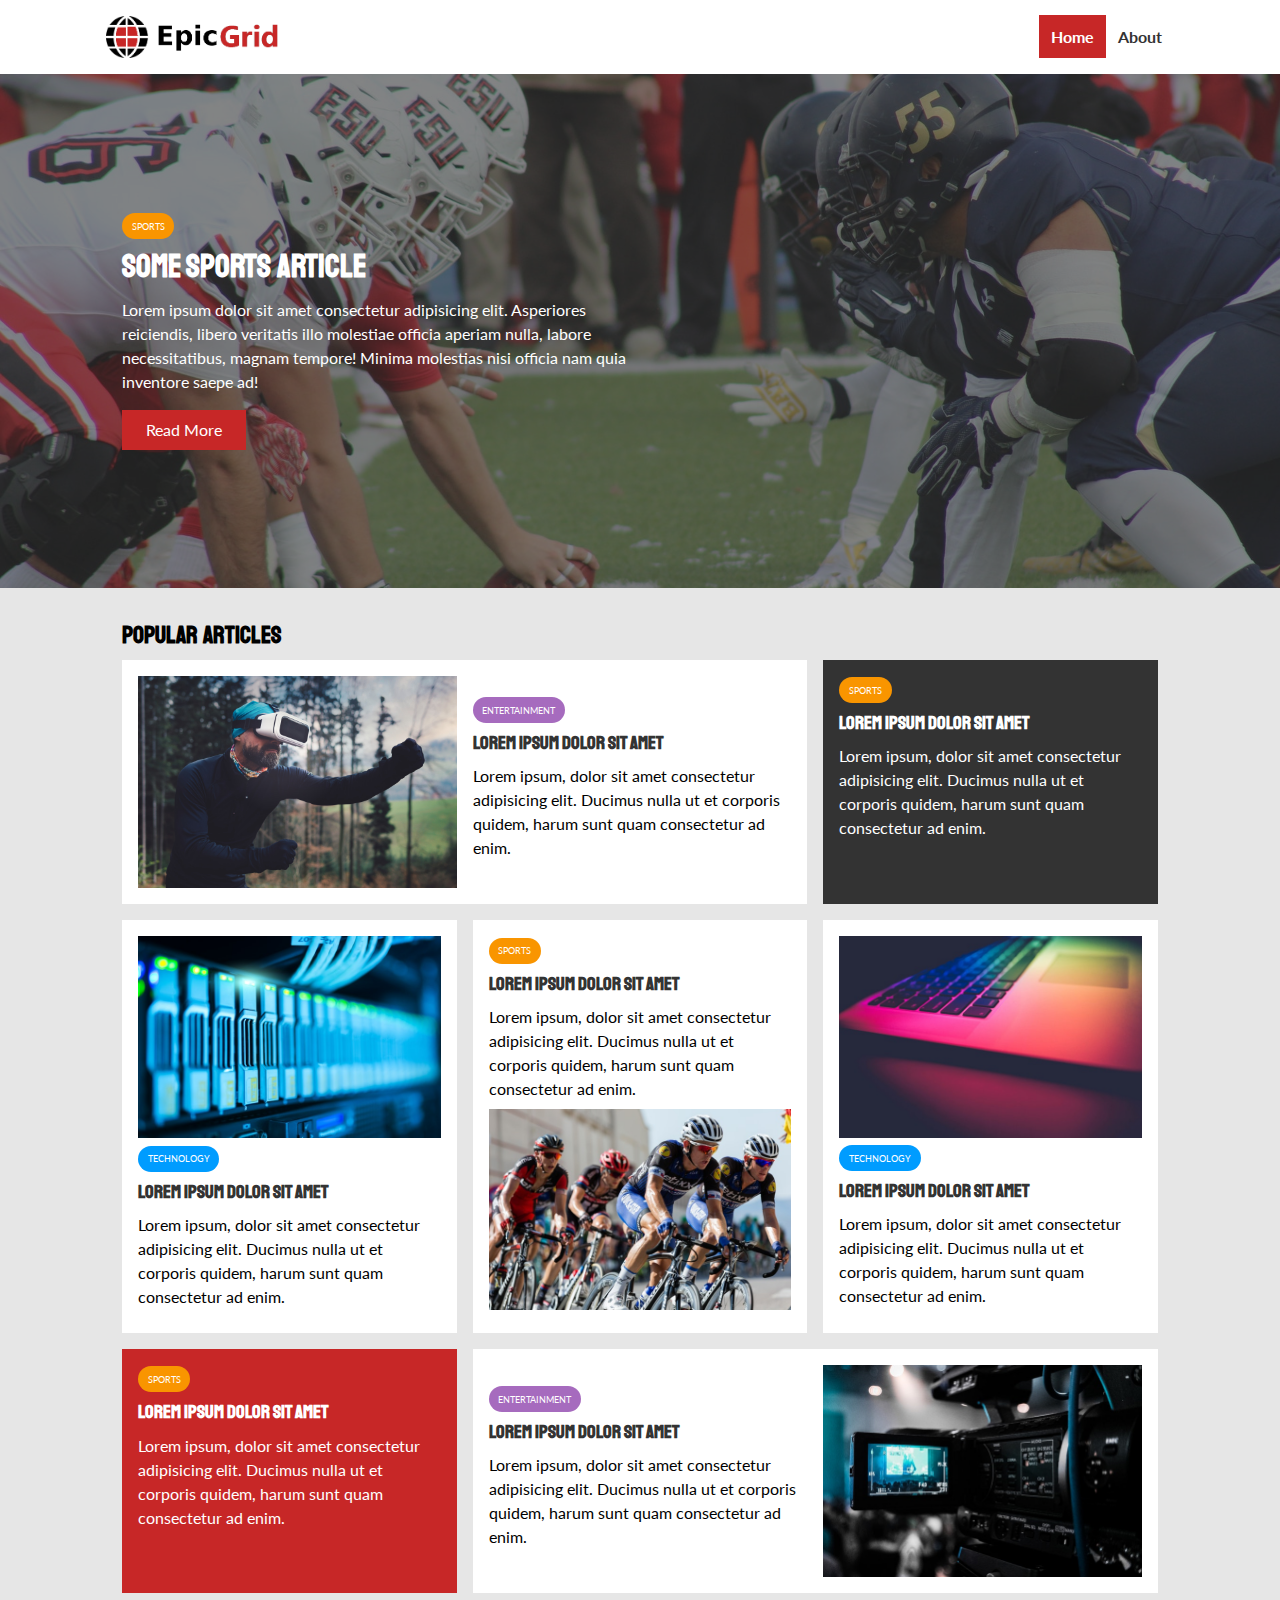
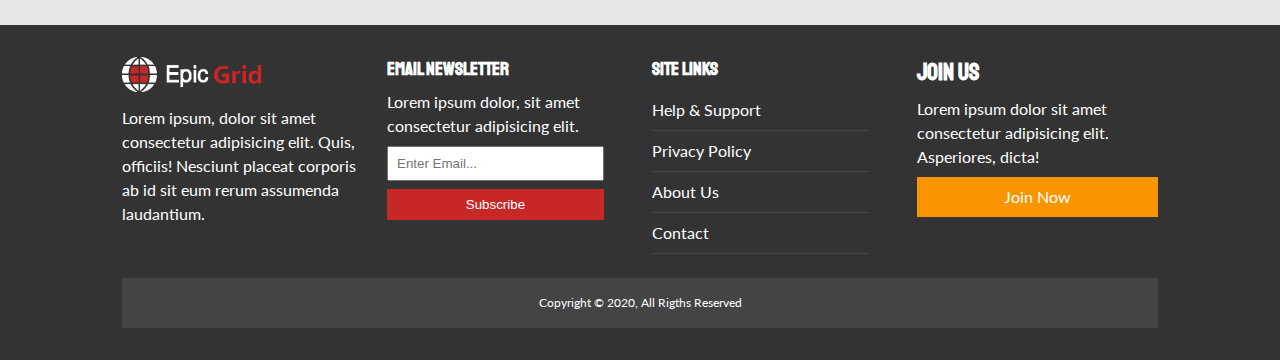
<file: index.html>
<!DOCTYPE html>
<html lang="en">
<head>
    <meta charset="UTF-8">
    <meta name="viewport" content="width=device-width, initial-scale=1.0">
    <link rel="stylesheet" href="https://use.fontawesome.com/releases/v5.6.3/css/all.css">
    <link rel="stylesheet" href="https://fonts.googleapis.com/css?family=Lato|Staatliches">
    <link rel="stylesheet" href="css/style.css">
    <link rel="stylesheet" media="screen and (max-width: 768px)" href="css/mobile.css">
    <link rel="shortcut icon" type="image/x-icon" href="favicon.ico">
    <title>EpicGrid | Latest News</title>
</head>
<body>
    <nav id="main-nav">
        <div class="container">
            <img src="img/logo.png" alt="EpicGridLogo" class="logo">
            <ul>
                <li><a class="current" href="index.html">Home</a></li>
                <li><a href="about.html">About</a></li>
            </ul>
        </div>
    </nav>

    <header id="showcase">
        <div class="container">
            <div class="showcase-container">
                <div class="showcase-content">
                    <div class="category category-sports">Sports</div>
                    <h1>Some Sports Article</h1>
                    <p>Lorem ipsum dolor sit amet consectetur adipisicing elit. Asperiores reiciendis, libero veritatis illo molestiae officia aperiam nulla, labore necessitatibus, magnam tempore! Minima molestias nisi officia nam quia inventore saepe ad!</p>
                    <a href="article.html" class="btn btn-primary">Read More</a>
                </div>
            </div>
        </div>
    </header>

    <section id="home-articles" class="py-2">
        <div class="container">
            <h2>Popular Articles</h2>
            <div class="articles-container">
                <article class="card">
                    <img src="img/articles/ent1.jpg" alt="">
                    <div>
                        <div class="category category-ent">Entertainment</div>
                        <h3>
                            <a href="article.html">Lorem ipsum dolor sit amet</a>
                        </h3>
                        <p>Lorem ipsum, dolor sit amet consectetur adipisicing elit. Ducimus nulla ut et corporis quidem, harum sunt quam consectetur ad enim.</p>
                    </div>
                </article>
                <article class="card bg-dark">
                    <div class="category category-sports">Sports</div>
                    <h3>
                        <a href="article.html">Lorem ipsum dolor sit amet</a>
                    </h3>
                    <p>Lorem ipsum, dolor sit amet consectetur adipisicing elit. Ducimus nulla ut et corporis quidem, harum sunt quam consectetur ad enim.</p>
                </article>
                <article class="card">
                    <img src="img/articles/tech1.jpg" alt="">
                    <div class="category category-tech">Technology</div>
                    <h3>
                        <a href="article.html">Lorem ipsum dolor sit amet</a>
                    </h3>
                    <p>Lorem ipsum, dolor sit amet consectetur adipisicing elit. Ducimus nulla ut et corporis quidem, harum sunt quam consectetur ad enim.</p>
                </article>
                <article class="card">
                    <div class="category category-sports">Sports</div>
                    <h3>
                        <a href="article.html">Lorem ipsum dolor sit amet</a>
                    </h3>
                    <p>Lorem ipsum, dolor sit amet consectetur adipisicing elit. Ducimus nulla ut et corporis quidem, harum sunt quam consectetur ad enim.</p>
                    <img src="img/articles/sports1.jpg" alt="">
                </article>
                <article class="card">
                    <img src="img/articles/tech2.jpg" alt="">
                    <div class="category category-tech">Technology</div>
                    <h3>
                        <a href="article.html">Lorem ipsum dolor sit amet</a>
                    </h3>
                    <p>Lorem ipsum, dolor sit amet consectetur adipisicing elit. Ducimus nulla ut et corporis quidem, harum sunt quam consectetur ad enim.</p>
                </article>
                <article class="card bg-primary">
                    <div class="category category-sports">Sports</div>
                    <h3>
                        <a href="article.html">Lorem ipsum dolor sit amet</a>
                    </h3>
                    <p>Lorem ipsum, dolor sit amet consectetur adipisicing elit. Ducimus nulla ut et corporis quidem, harum sunt quam consectetur ad enim.</p>
                </article>
                <article class="card">
                    <div>
                        <div class="category category-ent">Entertainment</div>
                        <h3>
                            <a href="article.html">Lorem ipsum dolor sit amet</a>
                        </h3>
                        <p>Lorem ipsum, dolor sit amet consectetur adipisicing elit. Ducimus nulla ut et corporis quidem, harum sunt quam consectetur ad enim.</p>
                    </div>
                    <img src="img/articles/ent2.jpg" alt="">
                </article>
            </div>
        </div>
    </section>

    <footer id="footer" class="py-2">
        <div class="container footer-container">
            <div>
                <img src="img/logo_light.png" alt="EpicGridLogo">
                <p>Lorem ipsum, dolor sit amet consectetur adipisicing elit. Quis, officiis! Nesciunt placeat corporis ab id sit eum rerum assumenda laudantium.</p>
            </div>
            <div>
                <h3>Email Newsletter</h3>
                <p>Lorem ipsum dolor, sit amet consectetur adipisicing elit.</p>
                <form>
                    <input type="email" placeholder="Enter Email...">
                    <input type="submit" value="Subscribe" class="btn btn-primary">
                </form>
            </div>
            <div>
                <h3>Site Links</h3>
                <ul class="list">
                    <li><a href="#">Help & Support</a></li>
                    <li><a href="#">Privacy Policy</a></li>
                    <li><a href="#">About Us</a></li>
                    <li><a href="#">Contact</a></li>
                </ul>
            </div>
            <div>
                <h2>Join Us</h2>
                <p>Lorem ipsum dolor sit amet consectetur adipisicing elit. Asperiores, dicta!</p>
                <a href="#" class="btn btn-block btn-secondary">Join Now</a>
            </div>
            <div>
                <p>
                    Copyright &copy; 2020, All Rigths Reserved
                </p>
            </div>
        </div>
    </footer>
    
</body>
</html>
</file>
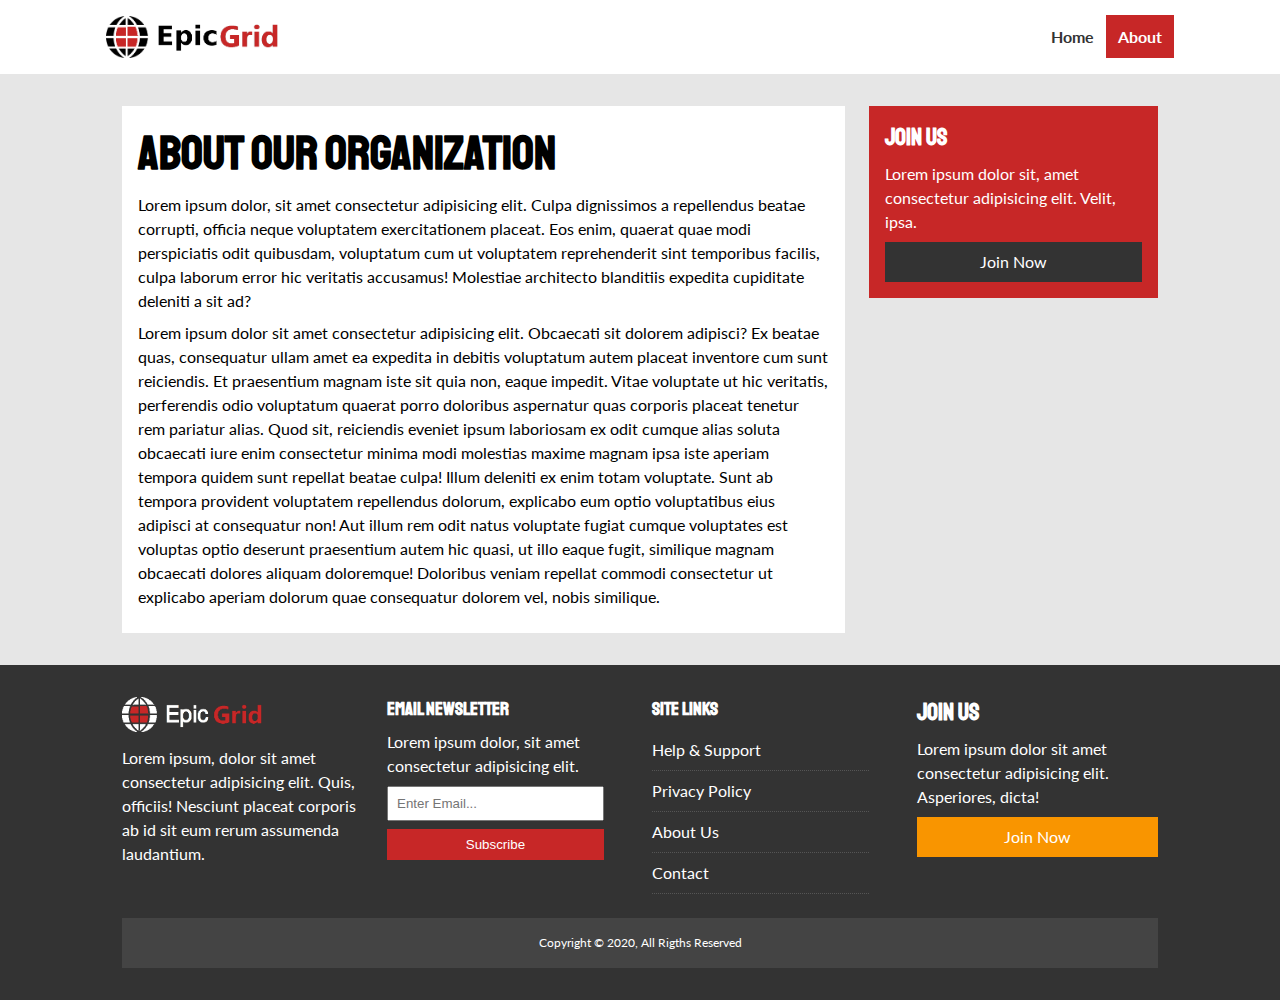
<file: about.html>
<!DOCTYPE html>
<html lang="en">
<head>
    <meta charset="UTF-8">
    <meta name="viewport" content="width=device-width, initial-scale=1.0">
    <link rel="stylesheet" href="https://use.fontawesome.com/releases/v5.6.3/css/all.css">
    <link rel="stylesheet" href="https://fonts.googleapis.com/css?family=Lato|Staatliches">
    <link rel="stylesheet" href="css/style.css">
    <link rel="stylesheet" media="screen and (max-width: 768px)" href="css/mobile.css">
    <link rel="shortcut icon" type="image/x-icon" href="favicon.ico">
    <title>EpicGrid | About</title>
</head>
<body>
    <nav id="main-nav">
        <div class="container">
            <img src="img/logo.png" alt="EpicGridLogo" class="logo">
            <ul>
                <li><a href="index.html">Home</a></li>
                <li><a class="current" href="about.html">About</a></li>
            </ul>
        </div>
    </nav>

    <section id="about">
        <div class="container">
            <div class="page-container">
                <article class="card">
                    <h1 class="l-heading">About Our Organization</h1>
                    <p>Lorem ipsum dolor, sit amet consectetur adipisicing elit. Culpa dignissimos a repellendus beatae corrupti, officia neque voluptatem exercitationem placeat. Eos enim, quaerat quae modi perspiciatis odit quibusdam, voluptatum cum ut voluptatem reprehenderit sint temporibus facilis, culpa laborum error hic veritatis accusamus! Molestiae architecto blanditiis expedita cupiditate deleniti a sit ad?</p>
                    <p>Lorem ipsum dolor sit amet consectetur adipisicing elit. Obcaecati sit dolorem adipisci? Ex beatae quas, consequatur ullam amet ea expedita in debitis voluptatum autem placeat inventore cum sunt reiciendis. Et praesentium magnam iste sit quia non, eaque impedit. Vitae voluptate ut hic veritatis, perferendis odio voluptatum quaerat porro doloribus aspernatur quas corporis placeat tenetur rem pariatur alias. Quod sit, reiciendis eveniet ipsum laboriosam ex odit cumque alias soluta obcaecati iure enim consectetur minima modi molestias maxime magnam ipsa iste aperiam tempora quidem sunt repellat beatae culpa! Illum deleniti ex enim totam voluptate. Sunt ab tempora provident voluptatem repellendus dolorum, explicabo eum optio voluptatibus eius adipisci at consequatur non! Aut illum rem odit natus voluptate fugiat cumque voluptates est voluptas optio deserunt praesentium autem hic quasi, ut illo eaque fugit, similique magnam obcaecati dolores aliquam doloremque! Doloribus veniam repellat commodi consectetur ut explicabo aperiam dolorum quae consequatur dolorem vel, nobis similique.</p>
                </article>
                <aside class="card bg-primary">
                    <h2>Join Us</h2>
                    <p>Lorem ipsum dolor sit, amet consectetur adipisicing elit. Velit, ipsa.</p>
                    <a href="#" class="btn btn-dark btn-block">Join Now</a>
                </aside>
            </div>
        </div>
    </section>

    <footer id="footer" class="py-2">
        <div class="container footer-container">
            <div>
                <img src="img/logo_light.png" alt="NewsGrid">
                <p>Lorem ipsum, dolor sit amet consectetur adipisicing elit. Quis, officiis! Nesciunt placeat corporis ab id sit eum rerum assumenda laudantium.</p>
            </div>
            <div>
                <h3>Email Newsletter</h3>
                <p>Lorem ipsum dolor, sit amet consectetur adipisicing elit.</p>
                <form>
                    <input type="email" placeholder="Enter Email...">
                    <input type="submit" value="Subscribe" class="btn btn-primary">
                </form>
            </div>
            <div>
                <h3>Site Links</h3>
                <ul class="list">
                    <li><a href="#">Help & Support</a></li>
                    <li><a href="#">Privacy Policy</a></li>
                    <li><a href="#">About Us</a></li>
                    <li><a href="#">Contact</a></li>
                </ul>
            </div>
            <div>
                <h2>Join Us</h2>
                <p>Lorem ipsum dolor sit amet consectetur adipisicing elit. Asperiores, dicta!</p>
                <a href="#" class="btn btn-block btn-secondary">Join Now</a>
            </div>
            <div>
                <p>
                    Copyright &copy; 2020, All Rigths Reserved
                </p>
            </div>
        </div>
    </footer>
    
</body>
</html>
</file>
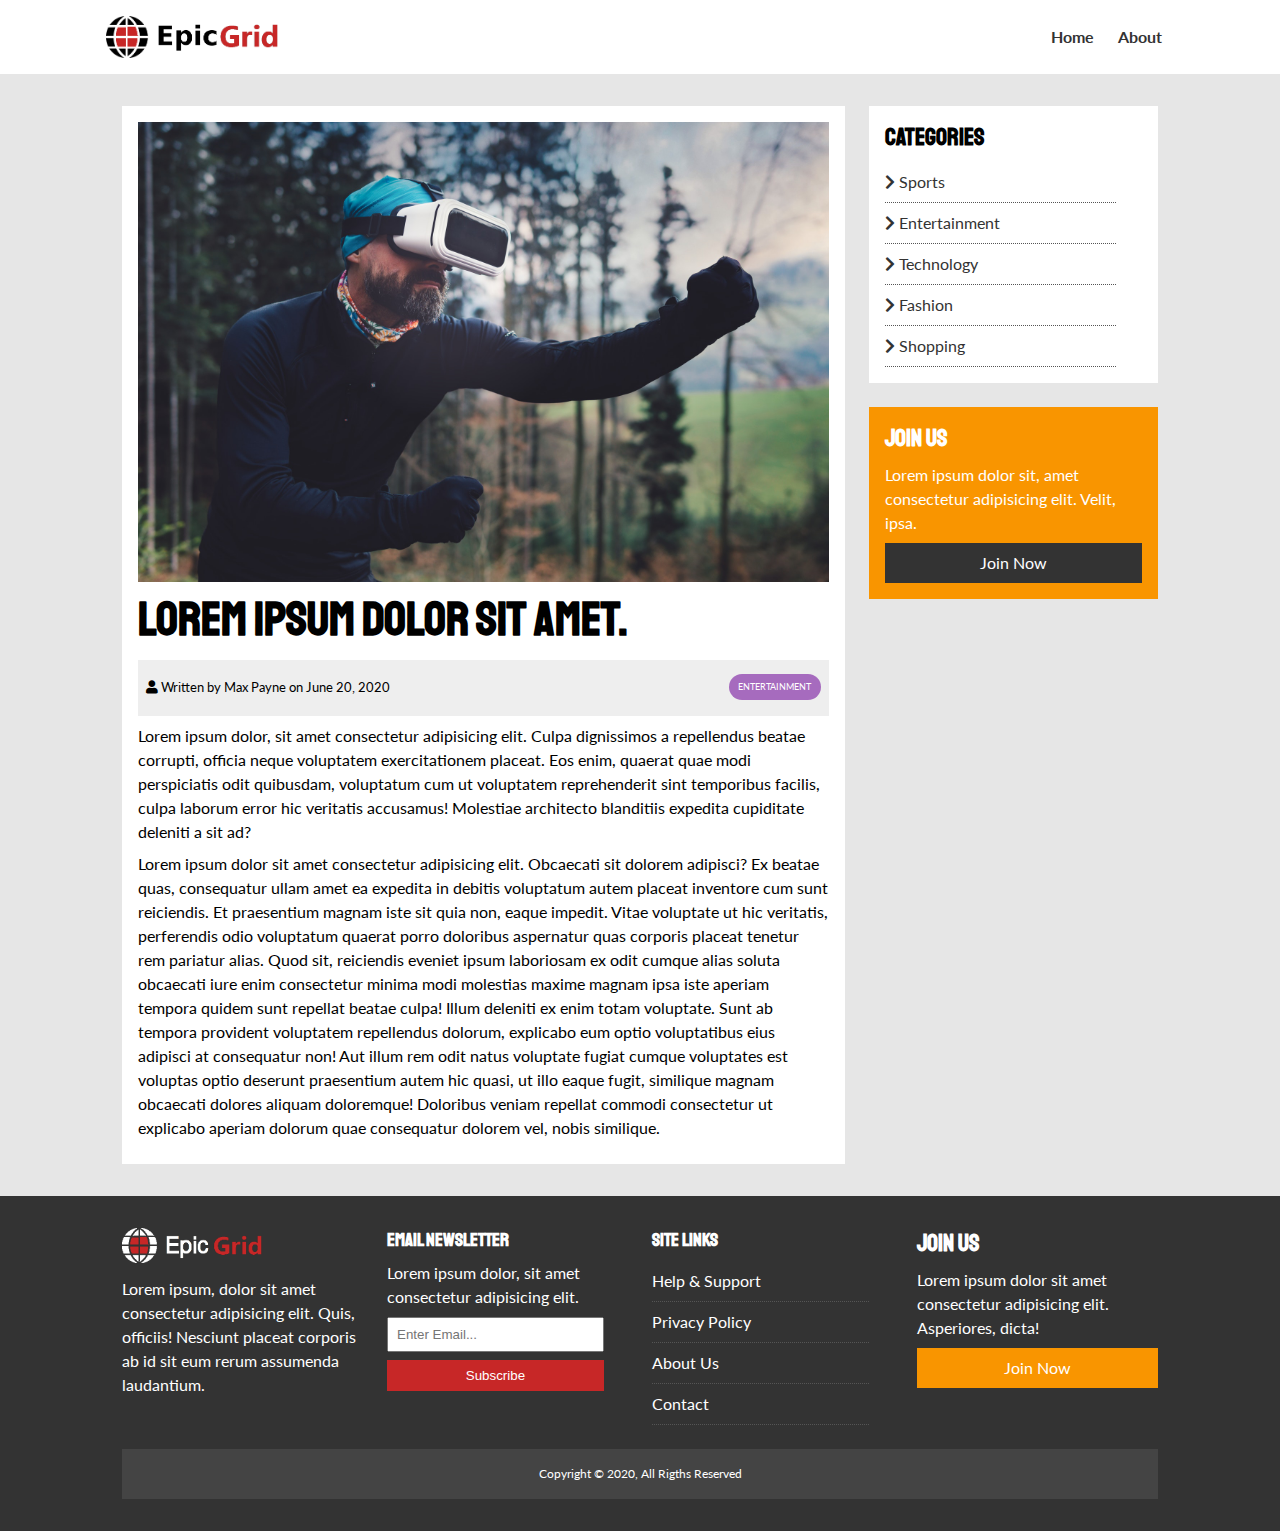
<file: article.html>
<!DOCTYPE html>
<html lang="en">
<head>
    <meta charset="UTF-8">
    <meta name="viewport" content="width=device-width, initial-scale=1.0">
    <link rel="stylesheet" href="https://use.fontawesome.com/releases/v5.6.3/css/all.css">
    <link rel="stylesheet" href="https://fonts.googleapis.com/css?family=Lato|Staatliches">
    <link rel="stylesheet" href="css/style.css">
    <link rel="stylesheet" media="screen and (max-width: 768px)" href="css/mobile.css">
    <link rel="shortcut icon" type="image/x-icon" href="favicon.ico">
    <title>EpicGrid | Latest News</title>
</head>
<body>
    <nav id="main-nav">
        <div class="container">
            <img src="img/logo.png" alt="EpicGridLogo" class="logo">
            <ul>
                <li><a href="index.html">Home</a></li>
                <li><a href="about.html">About</a></li>
            </ul>
        </div>
    </nav>

    <section id="article">
        <div class="container">
            <div class="page-container">
                <article class="card">
                    <img src="img/articles/ent1.jpg" alt="">
                    <h1 class="l-heading">Lorem ipsum dolor sit amet.</h1>
                    <div class="meta">
                        <small>
                            <i class="fas fa-user"></i> Written by Max Payne on June 20, 2020
                        </small>
                        <div class="category category-ent">Entertainment</div>
                    </div>
                    <p>Lorem ipsum dolor, sit amet consectetur adipisicing elit. Culpa dignissimos a repellendus beatae corrupti, officia neque voluptatem exercitationem placeat. Eos enim, quaerat quae modi perspiciatis odit quibusdam, voluptatum cum ut voluptatem reprehenderit sint temporibus facilis, culpa laborum error hic veritatis accusamus! Molestiae architecto blanditiis expedita cupiditate deleniti a sit ad?</p>
                    <p>Lorem ipsum dolor sit amet consectetur adipisicing elit. Obcaecati sit dolorem adipisci? Ex beatae quas, consequatur ullam amet ea expedita in debitis voluptatum autem placeat inventore cum sunt reiciendis. Et praesentium magnam iste sit quia non, eaque impedit. Vitae voluptate ut hic veritatis, perferendis odio voluptatum quaerat porro doloribus aspernatur quas corporis placeat tenetur rem pariatur alias. Quod sit, reiciendis eveniet ipsum laboriosam ex odit cumque alias soluta obcaecati iure enim consectetur minima modi molestias maxime magnam ipsa iste aperiam tempora quidem sunt repellat beatae culpa! Illum deleniti ex enim totam voluptate. Sunt ab tempora provident voluptatem repellendus dolorum, explicabo eum optio voluptatibus eius adipisci at consequatur non! Aut illum rem odit natus voluptate fugiat cumque voluptates est voluptas optio deserunt praesentium autem hic quasi, ut illo eaque fugit, similique magnam obcaecati dolores aliquam doloremque! Doloribus veniam repellat commodi consectetur ut explicabo aperiam dolorum quae consequatur dolorem vel, nobis similique.</p>
                </article>

                <aside id="categories" class="card">
                    <h2>Categories</h2>
                    <ul class="list">
                        <li><a href="#"><i class="fas fa-chevron-right"></i> Sports</a></li>
                        <li><a href="#"><i class="fas fa-chevron-right"></i> Entertainment</a></li>
                        <li><a href="#"><i class="fas fa-chevron-right"></i> Technology</a></li>
                        <li><a href="#"><i class="fas fa-chevron-right"></i> Fashion</a></li>
                        <li><a href="#"><i class="fas fa-chevron-right"></i> Shopping</a></li>
                    </ul>
                </aside>

                <aside class="card bg-secondary">
                    <h2>Join Us</h2>
                    <p>Lorem ipsum dolor sit, amet consectetur adipisicing elit. Velit, ipsa.</p>
                    <a href="#" class="btn btn-dark btn-block">Join Now</a>
                </aside>
            </div>
        </div>
    </section>

    <footer id="footer" class="py-2">
        <div class="container footer-container">
            <div>
                <img src="img/logo_light.png" alt="EpicGridLogo">
                <p>Lorem ipsum, dolor sit amet consectetur adipisicing elit. Quis, officiis! Nesciunt placeat corporis ab id sit eum rerum assumenda laudantium.</p>
            </div>
            <div>
                <h3>Email Newsletter</h3>
                <p>Lorem ipsum dolor, sit amet consectetur adipisicing elit.</p>
                <form>
                    <input type="email" placeholder="Enter Email...">
                    <input type="submit" value="Subscribe" class="btn btn-primary">
                </form>
            </div>
            <div>
                <h3>Site Links</h3>
                <ul class="list">
                    <li><a href="#">Help & Support</a></li>
                    <li><a href="#">Privacy Policy</a></li>
                    <li><a href="#">About Us</a></li>
                    <li><a href="#">Contact</a></li>
                </ul>
            </div>
            <div>
                <h2>Join Us</h2>
                <p>Lorem ipsum dolor sit amet consectetur adipisicing elit. Asperiores, dicta!</p>
                <a href="#" class="btn btn-block btn-secondary">Join Now</a>
            </div>
            <div>
                <p>
                    Copyright &copy; 2020, All Rigths Reserved
                </p>
            </div>
        </div>
    </footer>
    
</body>
</html>
</file>
<file: css/style.css>
:root {
    --primary-color: #c72727;
    --secondary-color: #f99500;
    --light-color: #e6e6e6;
    --dark-color: #333;
    --max-width: 1100px;
}

.category {
    --sports-color: #f99500;
    --ent-color: #a66bbe;
    --tech-color: #009cff;
}

* {
    margin: 0;
    padding: 0;
    box-sizing: border-box;
}

body {
    font-family: 'Lato', sans-serif;
    line-height: 1.5;
    background: var(--light-color);
}

a {
    color: #333;
    text-decoration: none;
}

ul {
    list-style: none;
}

p {
    margin: .5rem 0;
}

img {
    width: 100%;
}

h1, h2, h3, h4, h5, h6 {
    font-family: 'Staatliches', cursive;
    margin-bottom: .55rem;
    line-height: 1.3;
}

/* Utility Classes */
.container {
    max-width: var(--max-width);
    margin: auto;
    padding: 0 2rem;
    overflow: hidden;
}

.category {
    display: inline-block;
    color: #fff;
    font-size: .55rem;
    text-transform: uppercase;
    padding: 0.4rem 0.6rem;
    border-radius: 15px;
    margin-bottom: 0.5rem;
}

.category-sports { background: var(--sports-color) }
.category-ent { background: var(--ent-color) }
.category-tech { background: var(--tech-color) }

.btn {
    display: inline-block;
    border: none;
    background: var(--dark-color);
    color: #fff;
    padding: 0.5rem 1.5rem;
}

.btn-light { background: var(--light-color) }
.btn-primary { background: var(--primary-color) }
.btn-secondary { background: var(--secondary-color) }

.btn:hover {
    opacity: 0.9;
}

.btn-block {
    display: block;
    width: 100%;
    text-align: center;
}

.card {
    background: #fff;
    padding: 1rem;
}

.bg-dark {
    background: var(--dark-color);
    color: #fff;
}

.bg-primary {
    background: var(--primary-color);
    color: #fff;
}

.bg-secondary {
    background: var(--secondary-color);
    color: #fff;
}

.bg-dark h1,
.bg-dark h2,
.bg-dark h3,
.bg-dark a,
.bg-primary h1,
.bg-primary h2,
.bg-primary h3,
.bg-primary a,
.bg-secondary h1,
.bg-secondary h2,
.bg-secondary h3,
.bg-secondary a {
    color: #fff;
}


.py-1 { padding: 1.5rem 0 }
.py-2 { padding: 2rem 0 }
.py-3 { padding: 3rem 0 }
.p-1 { padding: 1.5rem }
.p-3 { padding: 2rem }
.p-3 { padding: 3rem }

.l-heading {
    font-size: 3rem;
}

.list li {
    padding: .5rem 0;
    border-bottom: #555 dotted 1px;
    width: 90%;
}

.list li a:hover {
    color: var(--primary-color) !important;
}

/* Inner Page Grid Container */
.page-container {
    display: grid;
    grid-template-columns: 5fr 2fr;
    margin: 2rem 0;
    grid-gap: 1.5rem;
}

.page-container > *:first-child {
    grid-row: 1 / span 3;
}

/* Navigation */
#main-nav {
    background: #fff;
    position: sticky;
    top: 0;
    z-index: 2;
}

#main-nav .container {
    display: grid;
    grid-template-columns: 6fr 5fr;
    padding: 1rem;
    align-items: center;
}

#main-nav .logo {
    width: 180px;
}

#main-nav ul {
    justify-self: end;
    display: flex;
}

#main-nav ul li a {
    padding: 0.75rem;
    font-weight: bold;
}

#main-nav ul li a.current {
    background: var(--primary-color);
    color: #fff;
}

#main-nav ul li a:hover {
    background: var(--light-color);
    color: var(--dark-color);
}


/* Showcase */
#showcase {
    color: #fff;
    background: #333;
    padding: 2rem;
    position: relative;
}

#showcase:before {
    content: '';
    background: url(../img/showcase.jpg) no-repeat center center/cover;
    position: absolute;
    top: 0;
    left: 0;
    width: 100%;
    height: 100%;
    opacity: 0.4;
}

#showcase .showcase-container {
    display: grid;
    grid-template-columns: repeat(2, 1fr);
    justify-content: center;
    align-items: center;
    height: 50vh;
}

#showcase .showcase-content {
    z-index: 1;
}

#showcase .showcase-content p {
    margin-bottom: 1rem;
}

/* Home Articles */
#home-articles .articles-container {
    display: grid;
    grid-template-columns: repeat(3, 1fr);
    grid-gap: 1rem;
}

#home-articles .articles-container > *:first-child,
#home-articles .articles-container > *:last-child {
    display: grid;
    grid-template-columns: repeat(2, 1fr);
    grid-gap: 1rem;
    align-items: center;;
    grid-column: 1 / span 2;
}

#home-articles .articles-container > *:last-child {
    grid-column: 2 / span 2;
}

#article .meta {
    display: flex;
    justify-content: space-between;
    align-items: center;
    background: #eee;
    padding: 0.5rem;
}

#article .meta .category {
    margin-top: 0.4rem;
}

/* Footer */
#footer {
    background: var(--dark-color);
    color: #fff;
}

#footer img {
    width: 150px;
}

#footer a {
    color: #fff;
}

#footer .footer-container {
    display: grid;
    grid-template-columns: repeat(4, 1fr);
    grid-gap: 1.5rem;
}

#footer .footer-container > *:last-child {
    background: #444;
    grid-column: 1 / span 4;
    padding: .5rem;
    text-align: center;
    font-size: 0.75rem;
}

#footer .footer-container input[type='email'] {
    width: 90%;
    padding: 0.5rem;
    margin-bottom: 0.5rem;
}

#footer .footer-container input[type='submit'] {
    width: 90%;
}
</file>
<file: css/mobile.css>
/* Navigation */
#main-nav .social {
    display: none;
}

#main-nav .container {
    grid-template-columns: 1fr;
    grid-gap: 1.2rem;
}

#main-nav ul,
#main-nav .logo {
    justify-self: center;
}

#main-nav ul li a {
    padding: 0.5rem;
}

#home-articles .articles-container {
    grid-template-columns: repeat(2, 1fr);
}

#home-articles .articles-container > *:first-child,
#home-articles .articles-container > *:last-child {
    grid-template-columns: 1fr;
    grid-column: 1;
}

@media(max-width: 600px) {
    /* Stack Grid Items */
    #showcase .showcase-container,
    #home-articles .articles-container,
    #footer .footer-container {
        grid-template-columns: 1fr;
    }

    #footer .footer-container > *:last-child {
        grid-column: 1;
    }

    #footer .footer-container > *:first-child,
    #footer .footer-container > *:nth-child(2) {
        border-bottom: #444 dotted 1px;
        padding-bottom: 1rem;
    }

    #footer img {
        display: block;
        margin: auto;
    }

    #footer h3, #footer h2 {
        text-align: center;
    }

    .page-container {
        grid-template-columns: 1fr;
        text-align: center;
    }

    .page-container > *:first-child {
        grid-row: 1;
    }

    .l-heading {
        font-size: 2rem;
    }

}
</file>
